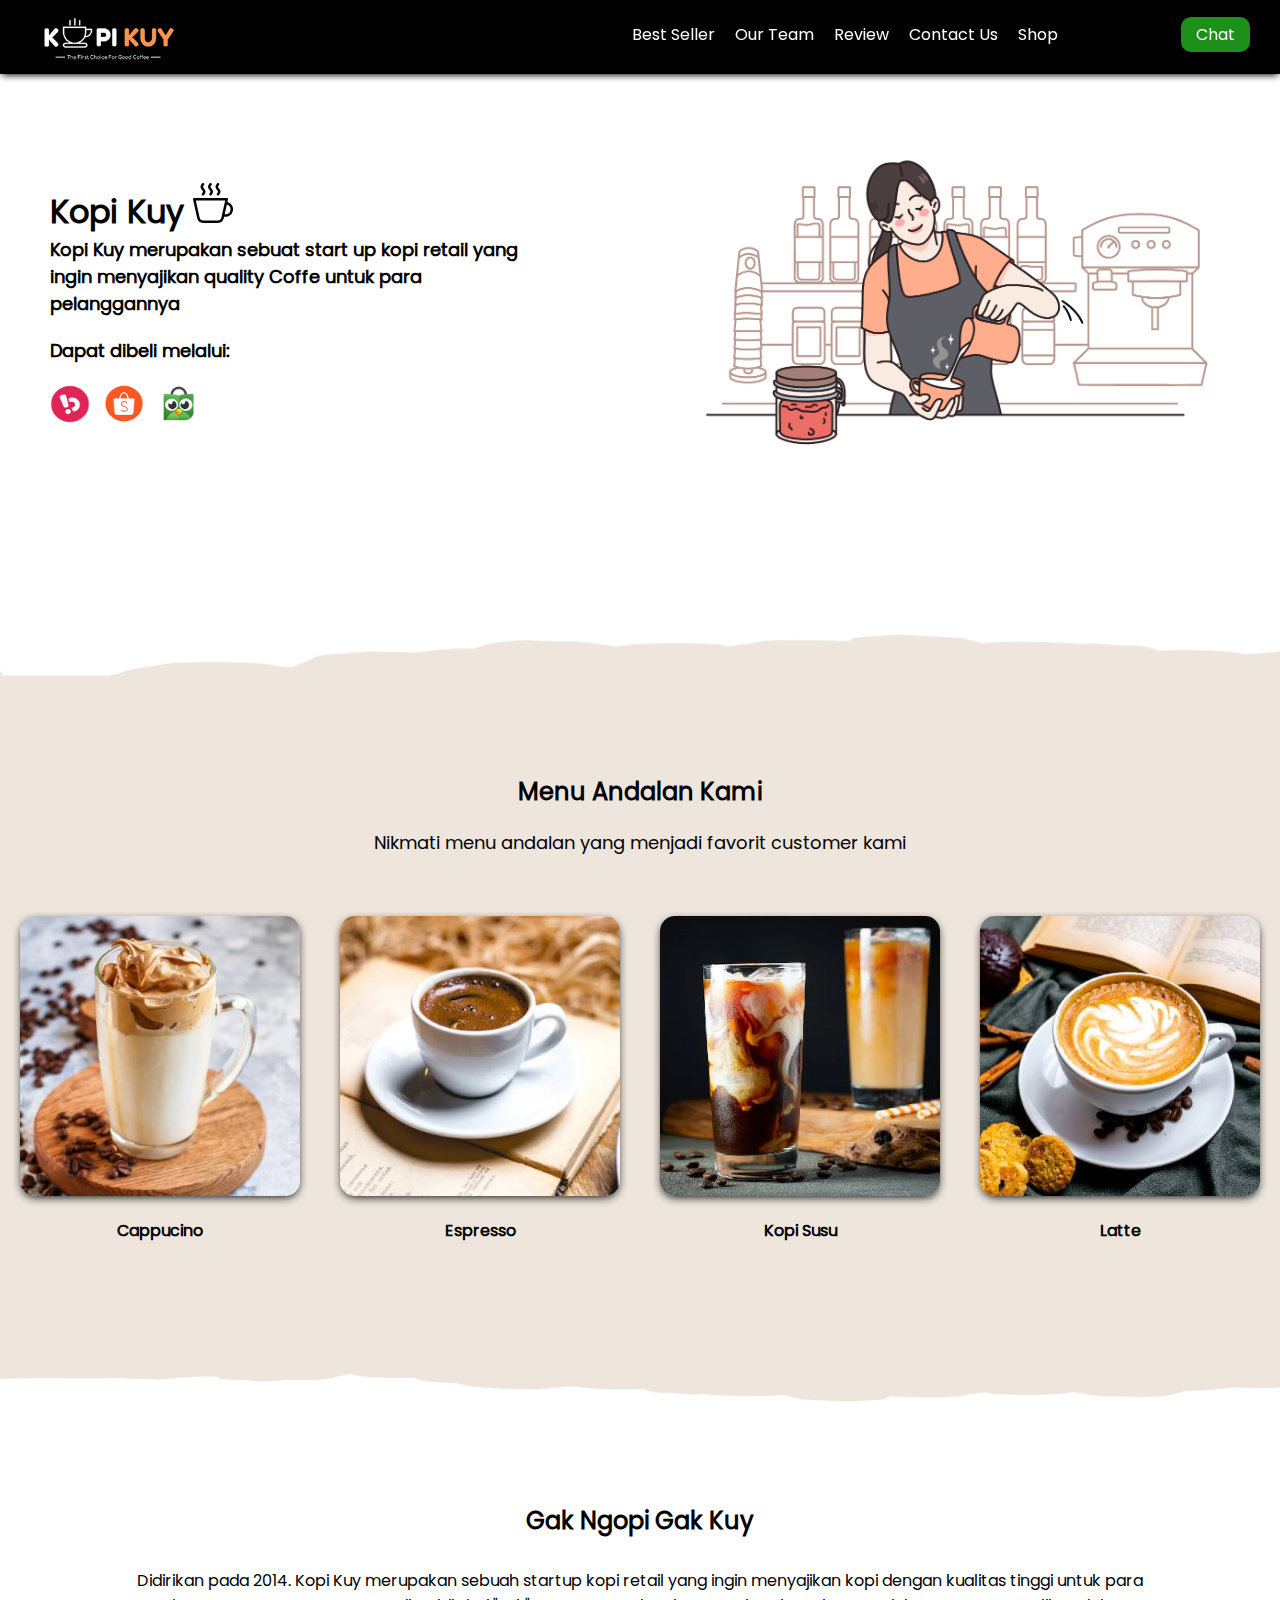
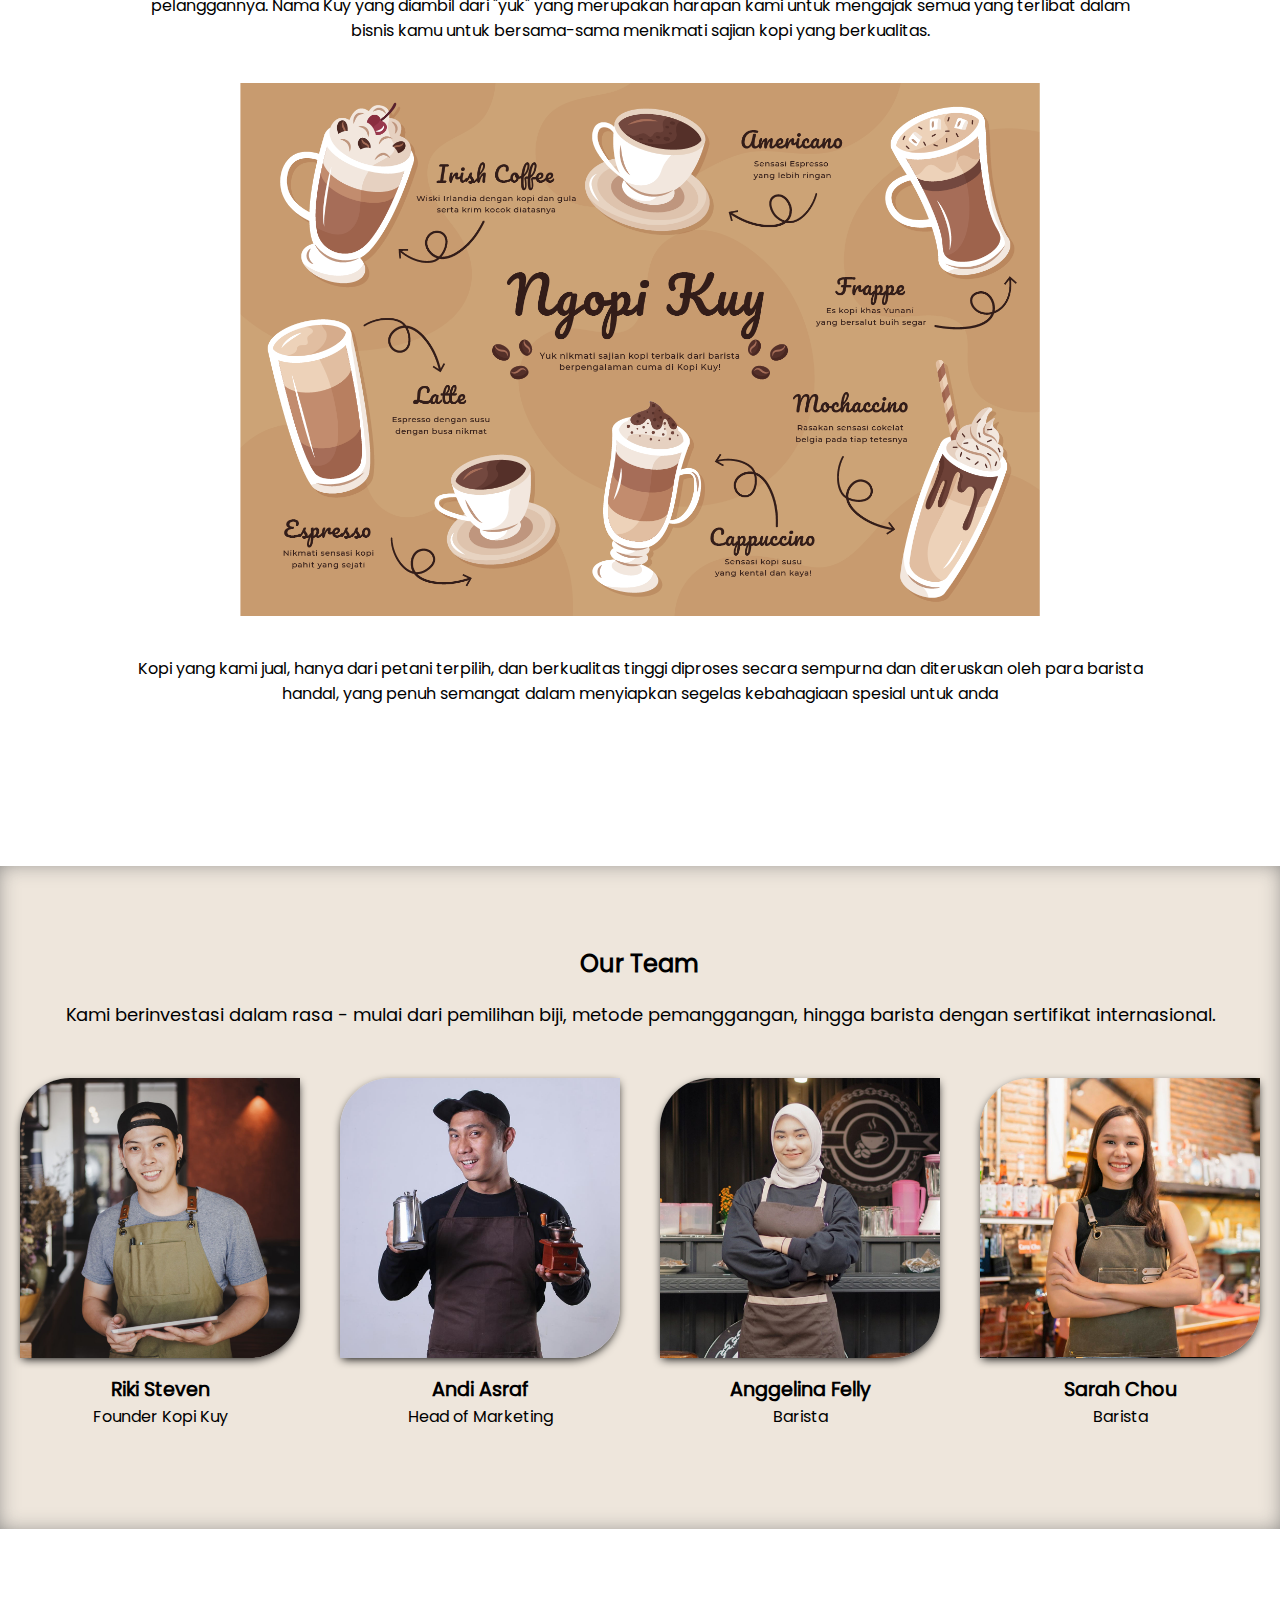
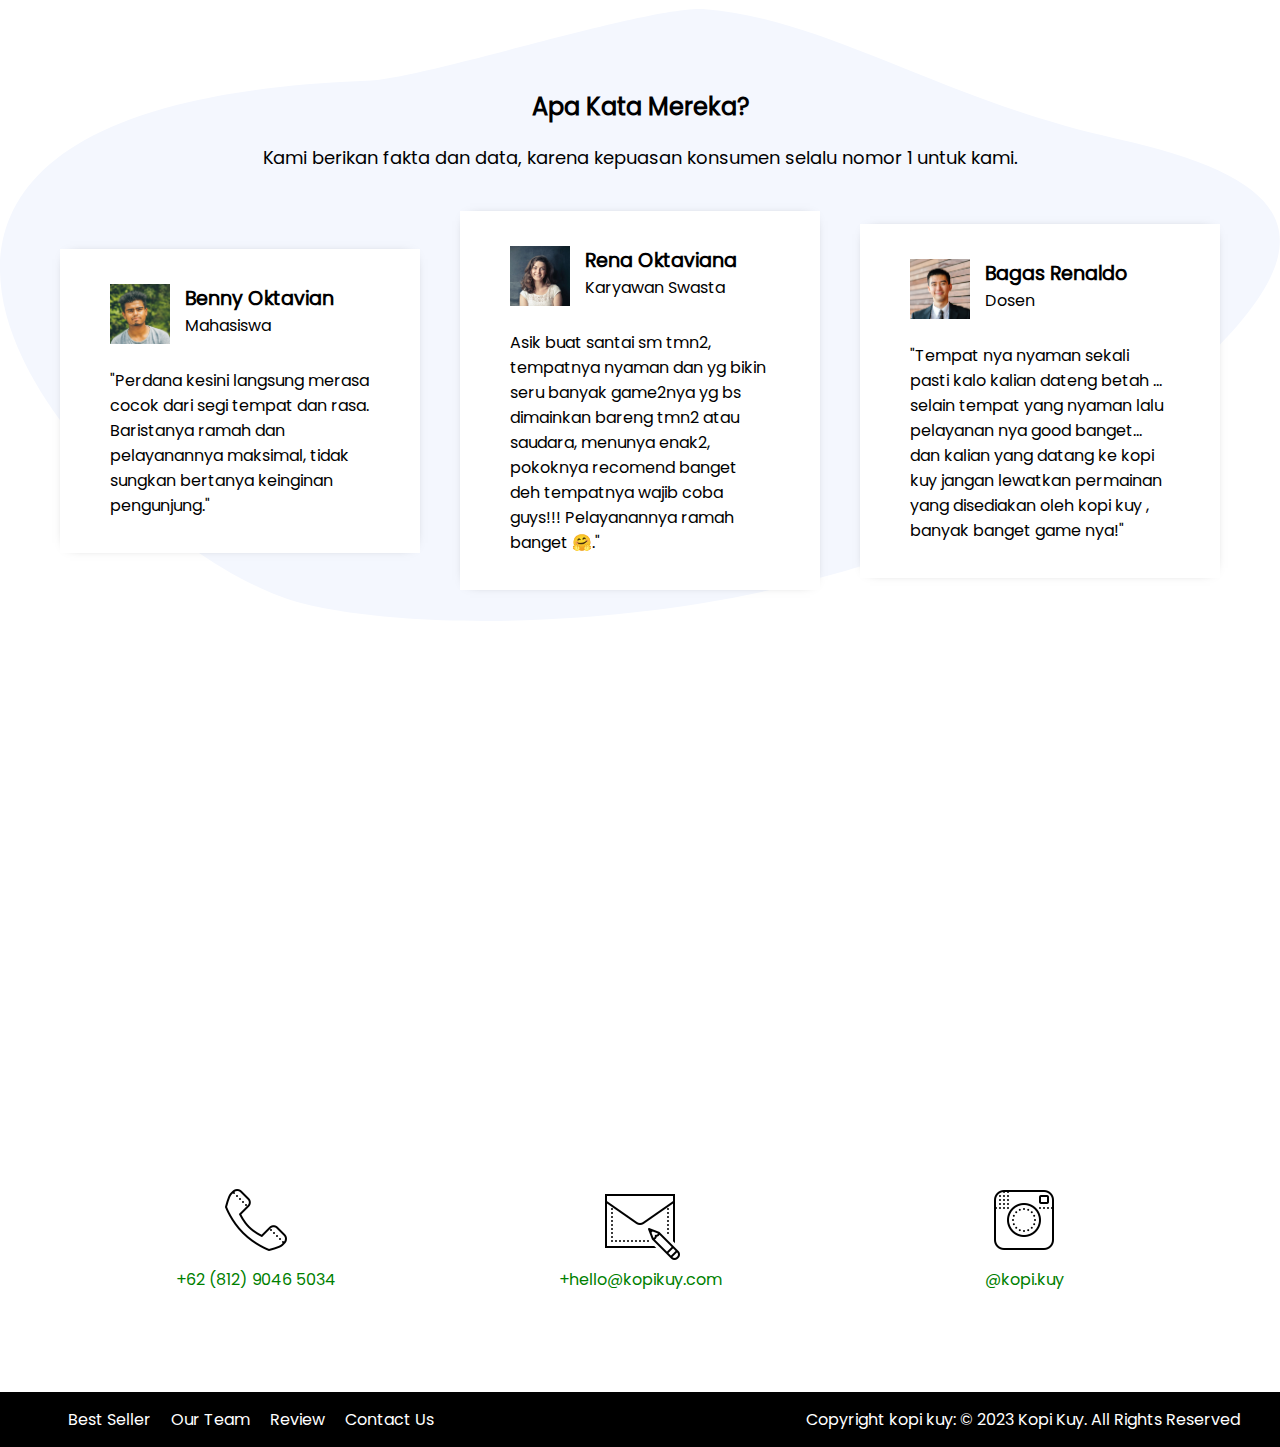
<file: index.html>
<!DOCTYPE html>
<html lang="id">

<head>
    <meta charset="UTF-8">
    <meta http-equiv="X-UA-Compatible" content="IE=edge">
    <meta name="viewport" content="width=device-width, initial-scale=1.0">
    <link rel="shortcut icon" href="images/favicon.ico" type="image/x-icon">
    <title>Website Kopi Kuy</title>
    <link rel="stylesheet" href="css/style.css">
</head>

<body>
    <nav>
        <img class="logo" src="images/logo/logo_kuy.png">
        <div class="navigasi">
            <a href="#best-seller">Best Seller</a>
            <a href="#our-team">Our Team</a>
            <a href="#review">Review</a>
            <a href="#contact-us">Contact Us</a>
            <a class="shop" href="produk.html">Shop</a>
        </div>
        <a class="chat" href="https://wa.me/6289539723680?text=Saya ingin bertanya" target="_blank">Chat</a>
    </nav>

    <!-- Tulis Kode HTML / <header> Setelah baris di bawah ini (baris 28) -->
    <header>
        <div class="kiri">
            
            <h1>Kopi Kuy
                <img src="images/icon/icon_kopi.svg" alt="">
                <p>Kopi Kuy merupakan sebuat start up kopi retail yang <br> 
                    ingin menyajikan quality Coffe untuk para <br>
                    pelanggannya
                </p>
                <p>Dapat dibeli melalui:</p>
            </h1>
            <div class="olshop">
                <img src="images/logo/logo_bukalapak.png" alt="">
                <img src="images/logo/logo_shopee.png" alt="">
                <img src="images/logo/logo_tokopedia.png" alt="">
            </div>
        </div>
        <div class="kanan">
            <img src="images/header/header1.png" alt="">
        </div>
    </header>
    <section class="best-seller" id="best-seller">
        <h2>Menu Andalan Kami</h2>
        <p>Nikmati menu andalan yang menjadi favorit customer kami</p>
        <div class="produk">
            <img src="images/produk/product_capuchino.jpg" alt="">
            <p>Cappucino</p>
        </div>
        <div class="produk">
            <img src="images/produk/product_espresso.jpg" alt="">
            <p>Espresso</p>
        </div>
        <div class="produk">
            <img src="images/produk/product_kopi_susu.jpg" alt="">
            <p>Kopi Susu</p>
        </div>
        <div class="produk">
            <img src="images/produk/product_latte.jpg" alt="">
            <p>Latte</p>
        </div>
    </section>
    <section class="about-us" id="about-us">
        <h2>Gak Ngopi Gak Kuy</h2>
        <p> Didirikan pada 2014. Kopi Kuy merupakan sebuah startup kopi retail yang ingin menyajikan kopi dengan kualitas tinggi
            untuk para pelanggannya. Nama Kuy yang diambil dari "yuk" yang merupakan harapan kami untuk mengajak semua yang
            terlibat dalam bisnis kamu untuk bersama-sama menikmati sajian kopi yang berkualitas.
        </p>
        <img src="images/about-us/aset_kopi_jumbo.png" alt="">
        <p>
            Kopi yang kami jual, hanya dari petani terpilih, dan berkualitas tinggi diproses 
    secara sempurna dan diteruskan oleh para barista handal, yang penuh semangat 
    dalam menyiapkan segelas kebahagiaan spesial untuk anda
        </p>
    </section>
    <section class="our-team" id="our-team">
        <h2> Our Team</h2>
        <p>Kami berinvestasi dalam rasa - mulai dari pemilihan biji, metode pemanggangan, 
            hingga barista dengan sertifikat internasional.</p>
        <div class="team">
            <img src="images/team/team1.jpg" alt="">
            <h3>Riki Steven</h3>
            <p>Founder Kopi Kuy</p>
        </div>
        <div class="team">
            <img src="images/team/team2.jpg" alt="">
            <h3>Andi Asraf</h3>
            <p>Head of Marketing</p>
        </div>
        <div class="team">
            <img src="images/team/team3.jpg" alt="">
            <h3>Anggelina Felly</h3>
            <p>Barista</p>
        </div>
        <div class="team">
            <img src="images/team/team4.jpg" alt="">
            <h3>Sarah Chou</h3>
            <p>Barista</p>
        </div>
        </section>
        <section class="review" id="review">
            <h2>Apa Kata Mereka?</h2>
            <p>Kami berikan fakta dan data, karena kepuasan konsumen selalu nomor 1
                 untuk kami.
            </p>  
                <div class="testimoni">
                    <img src="images/customer/customer1.jpg" alt="">
                    <div class="profile">
                        <h3>Benny Oktavian</h3>
                        <p>Mahasiswa</p>
                    </div>
                <p>
                    "Perdana kesini langsung merasa cocok dari segi tempat dan rasa. 
                    Baristanya ramah dan pelayanannya maksimal, tidak sungkan bertanya keinginan pengunjung."
                </p>
                </div>
                <div class="testimoni">
                    <img src="images/customer/customer2.jpg" alt="">
                    <div class="profile">
                        <h3>Rena Oktaviana</h3>
                        <p>Karyawan Swasta</p>
                    </div>
                <p>
                    Asik buat santai sm tmn2, tempatnya nyaman dan yg bikin seru banyak game2nya 
                    yg bs dimainkan bareng tmn2 atau saudara, menunya enak2, pokoknya recomend 
                    banget deh tempatnya wajib coba guys!!! Pelayanannya ramah banget 🤗."
                </p>
                </div>
                <div class="testimoni">
                    <img src="images/customer/customer3.jpg" alt="">
                    <div class="profile">
                        <h3>Bagas Renaldo</h3>
                        <p>Dosen</p>
                    </div>
                <p>
                    "Tempat nya nyaman sekali pasti kalo kalian dateng betah ... 
                    selain tempat yang nyaman lalu pelayanan nya good banget... 
                    dan kalian yang datang ke kopi kuy jangan lewatkan permainan yang disediakan 
                    oleh kopi kuy , banyak banget game nya!"</p>
                </div>
        </section>
        <section class="contact-us" id="contact-us">
            <iframe src="https://www.google.com/maps/embed?pb=!1m14!1m8!1m3!1d7932.741866032694!2d106.668581!3d-6.214715!3m2!1i1024!2i768!4f13.1!3m3!1m2!1s0x2e69f9912c7f297b%3A0xe5a3a671dae861ab!2sKopi%20kuy!5e0!3m2!1sid!2sid!4v1680617229460!5m2!1sid!2sid"
            allowfullscreen="" loading="lazy" referrerpolicy="no-referrer-when-downgrade"></iframe>
            <div class="kontak">
                <img src="images/icon/icon_phone.png" alt="">
                <p>+62 (812) 9046 5034</p>
            </div>
            <div class="kontak">
                <img src="images/icon/icon_mail.png" alt="">
                <p>+hello@kopikuy.com   </p>
            </div>
            <div class="kontak">
                <img src="images/icon/icon_instagram.png" alt="">
                <p>@kopi.kuy  </p>
            </div>
        </section>
    <footer>
        <div class="navigasi">
            <a href="#best-seller">Best Seller</a>
            <a href="#our-team">Our Team</a>
            <a href="#review">Review</a>
            <a href="#contact-us">Contact Us</a>
        </div>
            <p>Copyright kopi kuy: © 2023 Kopi Kuy. All Rights Reserved</p>
    </footer>
    <!--
        Kode HTML tidak boleh lewat dari batas ini
        Pastikan setiap section di tutup
        misalnya kode <section class="best-seller"> harus ada
        di bawah kode </header> (perhatikan ada garis miringnya
        dan setiap section harus setelah kode </section>
        jangan menulis <section> di dalam <section>
    -->
</body>

</html>
</file>
<file: css/style.css>
/* Kode * di bawah ini untuk mereset tampilan setiap web browser supaya seragam */

* {
   box-sizing: border-box;
   margin: 0;
   padding: 0;
}

html {
   /* scroll-behavior: smooth agar scroll ketika klik pada navigasi menjadi halus */
   scroll-behavior: smooth;
}

/* 
Kode di bawah ini untuk mengatur nav sampai footer agar memiliki tampilan flexibel
selengkapnya akan di bahas di hari ke 3
*/

nav,
header,
section,
footer {
   /* 
      display: flex memiliki pengaturan yang dapat mengatur agar elemen
      di dalamnya memiliki ukuran yang fleksibel
      digunakan saat ada elemen yang isinya lebih dari satu kolom
   */
   display: flex;
   /* 
      align-items: center mengatur elemen di dalamnya rata tengah vertikal
   */
   align-items: center;

   /* 
      justify-content: center mengatur elemen di dalamnya rata tengah horizontal
   */
   justify-content: center;

   /* 
      flex-wrap: wrap mengatur agar jika lebar elemen berlebih, maka elemen
      akan otomatis diletakan di baris baru (tidak dipaksakan di satu baris)
   */
   flex-wrap: wrap;
}



/* 
Kode @font-face untuk menginstall font ke dalam Website 
src adalah untuk lokasi fontnya, font dapat di cari di website https://fonts.google.com/
dengan memberi nama family, maka kita mendaftarkan font tersebut ke dalam website
*/

@font-face {
   src: url(../fonts/poppins.woff2);
   font-family: 'Poppins';
}

body {
   /* 
   mendaftarkan semua teks pada body menjadi family Poppins 
   kenapa pada body? karena elemen body membungkus semua elemen dari nav section sampai footer
   */
   font-family: 'Poppins';
}

/*
Misalnya ada font dari google yang bernama Irish Grover yang berada di:
https://fonts.gstatic.com/s/irishgrover/v23/buExpoi6YtLz2QW7LA4flVgv__RP.woff2

maka bisa coba copy kode berikut untuk menginstall font tadi:

@font-face {
  font-family: 'Irish Grover';
  font-style: normal;
  font-weight: 400;
  src: url(https://fonts.gstatic.com/s/irishgrover/v23/buExpoi6YtLz2QW7LA4flVgv__RP.woff2) format('woff2');
}

Jika kode di atas sudah di copy
Nanti pada element yang ingin menggunakan font Irish Grover Tadi, tinggal diganti font-familynya
misal mau mengganti h1 dan h2 maka kodenya sebagai berikut:

.h1,h2 {
   font-family: 'Irish Grover';
}

*/


a {
   /* menghilangkan garis bawah pada link */
   text-decoration: none;

   /* 
   color: adalah untuk mengganti warna tulisan.
   color:unset digunakan pada a untuk menghilangkan warna bawaan pada link (biasanya warna biru) 
   */
   color: unset;
}

.h2 {
   /* mengatur ukuran huruf ke 34 pixel */
   font-size: 34px;

}

h3 {
   /* mengatur ukuran huruf ke 1.2rem */
   font-size: 1.2rem;
}

h1,
h2,
h3 {
   /* mengatur tebal huruf bisa bold, normal*/
   font-weight: bold;
}

img {
   /* 
      kode max-width artinya lebar maksimal
      mengatur agar semua elemen img memiliki lebar maksimal 100% agar
      besar gambar tidak melebihi layar ataupun elemen pembungkus
   */
   max-width: 100%;
}

/* Navigasi */

nav {
   /* 
   background-color mengatur warna latar belakang 
   untuk pengguna hp, pergantian warna tidak bisa seperti vs code
   hanya dapat menggunakan warna bahasa inggris seperti: red, green, brown, purple dsb
   untuk pengguna vscode silahkan arahkan mouse ke kotak warna di bawah
   untuk mengganti warna sesuai keinginan
   */
   background-color: #000000;

   /* box-shadow membuat efek bayangan */
   box-shadow: 0 3px 7px -2px #000;

   /* width mengatur lebar elemen. 100% agar lebarnya full dari kiri sampai kanan layar */
   width: 100%;

   /* 
   padding digunakan untuk memberi jarak ke dalam. 
   efeknya bila digunakan pada elemen yang memiliki warna latar akan membuat elemen tersebut 'gemuk'
   padding-top artinya jarak ke atas, nilai padding dapat berupa
   padding-top, padding-bottom, padding-left, padding-right
   */
   padding-top: 5px;
   padding-bottom: 10px;

   /* 
   position mengatur posisi elemen, position:fixed supaya elemen nav akan ikut menempel di atas layar
   saat kita scroll ke bawah. Jika ingin navigasi gak nempel, bisa menggunakan position:static;
   */
   position: fixed;

   /* Nilai z-index semakin besar, maka elemen akan semakin di depan */
   z-index: 500;
}

.navigasi a:hover{
   color: orange;
   padding-right: 10px;
}


img.logo {
   /* height mengatur tinggi elemen */
   height: 50px;
   /* penjelasan margin mirip dengan padding, fungsinya untuk memberi jarak pada elemen */
   margin-top: 9px;
   margin-left: 40px;
}

div.navigasi {
   margin-left: auto;
   margin-right: 15px;
   transition: 0.7s all;
}

nav a {
   color: #fff;
   padding-left: 8px;
   padding-right: 8px;
}

a.shop {
   margin-right: 100px;
}

a.chat {
   margin-right: 30px;
   background-color: rgb(28, 144, 24);
   color: #fff;
   padding-top: 5px;
   padding-right: 15px;
   padding-bottom: 5px;
   padding-left: 15px;
   border-radius: 10px;
}


/* 
   PERHATIKAN bahwa dalam mengatur elemen, nama elemen langsung ditulis
   sedangkan untuk mengatur class, dibutuhkan tanda titik (.) terlebih dulu
   img {} berarti seluruh elemen dengan tag img (<img src="....">), 
   sedangkan .img artinya hanya elemen dengan class img (<img class="img" src="...">) 
*/


/* HEADER */


header,
section {
   /*
    padding mengatur jarak ke dalam
    pada padding dan margin ditambahkan top / right / bottom / top 
    untuk mengatur jarak masing-masing 
   */
   padding-top: 80px;
   padding-bottom: 80px;

   /* margin mengatur jarak ke luar */
   margin-bottom: 80px;
}

/* penulisan CSS dapat digabung dengan beberapa elemen */
header div.kiri,
header div.kanan {
   /* width mengatur lebar elemen. 50% artinya setengah ukuran elemen pembungkus */
   width: 50%;
   padding: 50px;
}

header h1 {
   margin-bottom: 20px;
}

header p {
   /* font-size digunakan untuk mengatur ukuran huruf */
   font-size: 18px;
   margin-bottom: 20px;
}

div.olshop img {
   width: 40px;
   /* aspect-ratio:1 agar tinggi menyesuaikan width */
   aspect-ratio: 1;
   margin-right: 10px;
}

/* Best Seller */

section.best-seller {
   position: relative;

   /* background-color mengatur warna latar belakang elemen */
   background-color: #EEE6DC;

   /* text-align mengatur rata tulisan, bisa bernilai: left, right, center, justify */
   text-align: center;
}

/* 
terkait position, after, dan before memerlukan pemahaman mendalam
terkait layout pada CSS untuk dapat memahami secara penuh 
*/

section.best-seller::before,
section.best-seller::after {
   position: absolute;
   content: "";
   width: 100%;
   height: 76px;

   /* background-image untuk menambahkan gambar sebagai background */
   background-image: url(../images/background/garis-atas.png);

   /*background-size agar gambar latar menyesuaikan tinggi / lebar elemen */
   background-size: cover;

   top: -60px;
   left: 0;
}

section.best-seller::after {
   height: 60px;
   background-image: url(../images/background/garis-bawah.png);
   top: unset;
   bottom: -60px;
}

section.best-seller h2 {
   margin-bottom: 20px;
   width: 100%;
}

/* 
Penulisan section.best-seller > p berarti mengatur elemen p yang langsung
di bungkus oleh elemen <section class="best-seller">
aturan ini tidak berlaku untuk elemen <p> yang ada di dalam <div class="produk">
*/

section.best-seller>p {
   font-size: 18px;
   margin-bottom: 40px;
   width: 100%;
}

div.produk {
   /* 
      Penulisan padding dan margin seperti padding:20px ini penulisan singkat 
      yang berarti top, right, bottom, left nilainya sama, yaitu 20px 
   */
   padding: 20px;
   width: 25%;
}

div.produk img {
   /* transition membuat animasi transisi dari perubahan style, 0.3s berarti 0.3 detik */
   transition: all 0.3s ease;

   /* border-radius  Membuat sudut membulat */
   border-radius: 15px;

   /* box-shadow membuat efek bayangan */
   box-shadow: 0 3px 10px -2px #000;
}

/*

kode div.produk img:hover akan dijalankan saat mouse ada di atas elemen <img> yang ada
di dalam <div class="produk"> 
karena ada efek transition pada div.produk img 
maka akan menghasilkan efek animasi yang smooth

*/
div.produk img:hover {

   /* membuat transformasi, bisa berupa scale(1.05), rotate(180deg), translateY(-50px), dsb */
   transform: scale(0.9);
   border-radius: 50%;
}

div.produk p {
   margin-top: 15px;
   font-weight: bold;
}



/* About US */

section.about-us {
   /* max-width: 80%; mengatur lebar maksimal elemen tidak boleh melebihi 80% layar */
   max-width: 80%;

   /* margin-left dan margin-right auto akan membuat posisi elemen berada di tengah */
   margin-left: auto;
   margin-right: auto;
   text-align: center;
}

section.about-us h2 {
   margin-bottom: 30px;
   width: 100%;
}

section.about-us img {
   /* 
      Penulisan width: 800px dan max-width: 100% mengatur agar
      elemen memiliki lebar 800px namun tidak boleh melebihi 100% ukuran layar
   */
   width: 800px;
   max-width: 100%;
   margin: auto;
}

/*
section.about-us p:nth-child(2) berarti mengatur elemen ke 2 dengan jenis <p>
yang ada di dalam <section class="about-us">
*/

section.about-us p:nth-child(2) {
   margin-bottom: 40px;
}

section.about-us p:nth-child(4) {
   margin-top: 40px;
}


/* OUR TEAM */

section.our-team {
   background-color: #EEE6DC;
   box-shadow: inset 0px 0px 23px -6px #707070;
   text-align: center;
}

section.our-team h2 {
   margin-bottom: 20px;
   width: 100%;
}

section.our-team>p {
   margin-bottom: 30px;
   font-size: 18px;
   width: 800px;
   max-width: 90%;
   margin-left: auto;
   margin-right: auto;
   width: 100%;
}

div.team {
   width: 25%;
   padding: 20px;
}

div.team img {
   width: 100%;
   aspect-ratio: 1/1;
   object-fit: cover;
   box-shadow: 0 3px 10px -2px #000;
   border-radius: 50px 0px 50px 0px;
   margin-bottom: 10px;
}


/* REVIEW */

section.review {
   background-image: url(../images/background/bg-review.svg);
   /* 
      background-size: contain;
      membuat gambar latar belakang tidak terpotong
   */
   background-size: contain;

   /* 
      background-repeat: no-repeat;
      membuat gambar latar belakang tidak diulang (duplikat)
   */
   background-repeat: no-repeat;
   padding-left: 40px;
   padding-right: 40px;
   justify-content: space-around;
   /* align-items: stretch; membuat tinggi elemen di dalam .review .baris seragam */
   text-align: center;
}

section.review h2 {
   margin-bottom: 20px;
   width: 100%;
}

section.review>p {
   margin-bottom: 40px;
   font-size: 18px;
   width: 100%;
}

div.testimoni {
   width: 30%;
   display: flex;
   flex-wrap: wrap;
   padding: 35px 50px;
   box-shadow: 0px 0px 12px -10px #000;
   background-color: #fff;
}

div.testimoni img {
   width: 60px;
   height: 60px;
   margin-right: 15px;
   object-fit: cover;
}

div.profile {
   text-align: left;
   display: block;
   margin-bottom: 30px;
   width: calc(100% - 75px);
}

div.profile p {
   width: 100%;
   text-align: left;
}

div.testimoni>p {
   width: 100%;
   text-align: left;
}


/* CONTACT US */
section.contact-us {
   margin-bottom: 20px;
}

section.contact-us iframe {
   width: 100%;
   height: 300px;
   border: 0;
}

div.kontak {
   width: 30%;
   /* color mengatur warna tulisan */
   color: green;
   text-align: center;
   margin-top: 50px;
}


/* FOOTER */

footer {
   background-color: #000000;
   padding-top: 15px;
   padding-bottom: 15px;
   color: #fff;
   padding-right: 40px;
   padding-left: 40px;
}

footer div.navigasi {
   margin-left: 20px;
   margin-right: auto;
}

footer div.navigasi a {
   padding: 8px;
}

/* UNTUK kode RESPONSIF hari ke 3 tulis DI BAWAH sini */

@media (max-width:600px) {

   header div.kiri,
   header div.kanan {
      width: 100%;
      padding: 25px;
      text-align: center;
   }

   div.navigasi {
      display: none;
   }

   a.shop {
      margin-right: 20px;
      margin-left: auto;
   }

   div.produk,
   div.team,
   div.kontak {
      width: 50%;
   }

   div.testimoni {
      width: 100%;
      margin-bottom: 30px;
   }

}
/* Kode CSS Selesai di sini */
</file>
